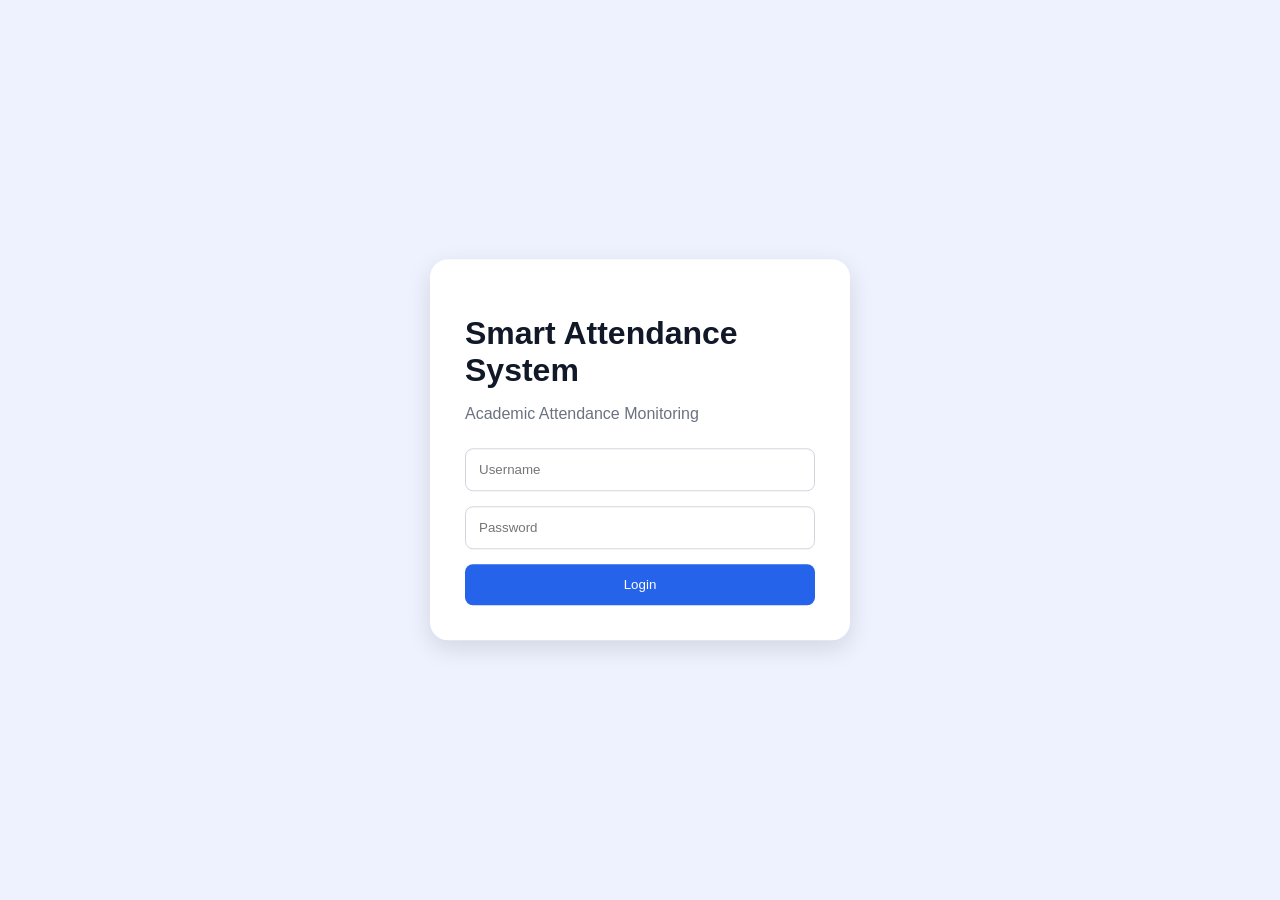
<file: index.html>
<!DOCTYPE html>
<html>
<head>
    <title>Smart Attendance System</title>
    <link rel="stylesheet" href="style.css">
</head>
<body>

<div class="login-box">
    <h1>Smart Attendance System</h1>
    <p>Academic Attendance Monitoring</p>

    <input type="text" placeholder="Username">
    <input type="password" placeholder="Password">

    <button onclick="login()">Login</button>
</div>

<script src="script.js"></script>

</body>
</html>
</file>
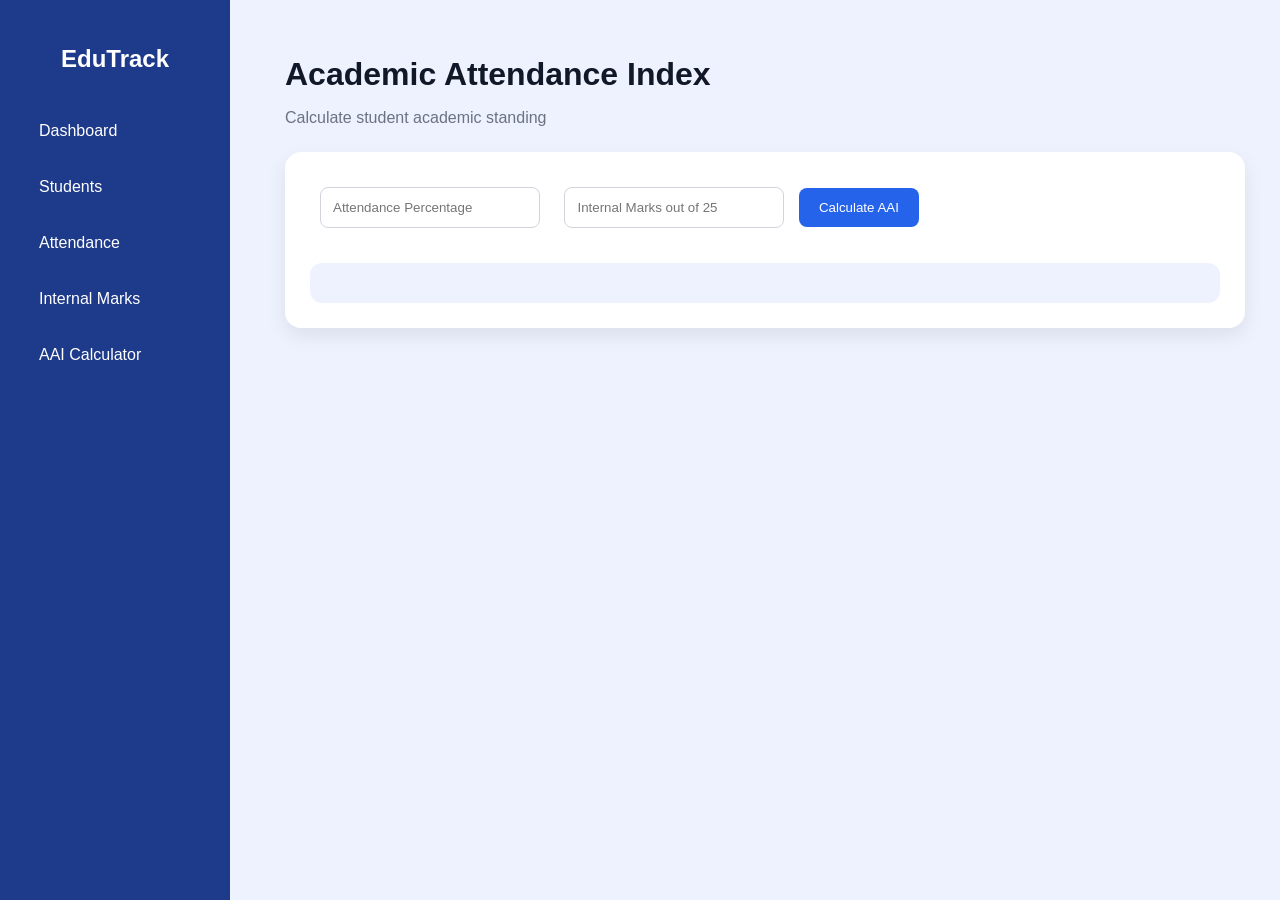
<file: aai.html>
<!DOCTYPE html>
<html>
<head>
  <title>AAI Calculator</title>
  <link rel="stylesheet" href="style.css">
</head>
<body>

<div class="sidebar">
  <h2>EduTrack</h2>
  <a href="dashboard.html">Dashboard</a>
  <a href="students.html">Students</a>
  <a href="attendance.html">Attendance</a>
  <a href="marks.html">Internal Marks</a>
  <a href="aai.html">AAI Calculator</a>
</div>

<div class="main">
  <h1>Academic Attendance Index</h1>
  <p class="subtitle">Calculate student academic standing</p>

  <div class="panel">
    <input type="number" id="attendance" placeholder="Attendance Percentage">
    <input type="number" id="internal" placeholder="Internal Marks out of 25">

    <button onclick="calculateAAI()">Calculate AAI</button>

    <div id="result" class="result-box"></div>
  </div>
</div>

<script>
function calculateAAI() {
  let attendance = Number(document.getElementById("attendance").value);
  let internal = Number(document.getElementById("internal").value);

  let internalPercentage = (internal / 25) * 100;
  let aai = (attendance * 0.65) + (internalPercentage * 0.35);

  let status = "";

  if (aai >= 75) {
    status = "Good Academic Standing";
  } else if (aai >= 60) {
    status = "Academic Warning";
  } else {
    status = "At Risk";
  }

  document.getElementById("result").innerHTML =
    "<h2>AAI Score: " + aai.toFixed(2) + "</h2>" +
    "<p>Status: " + status + "</p>";
}
</script>

</body>
</html>
</file>
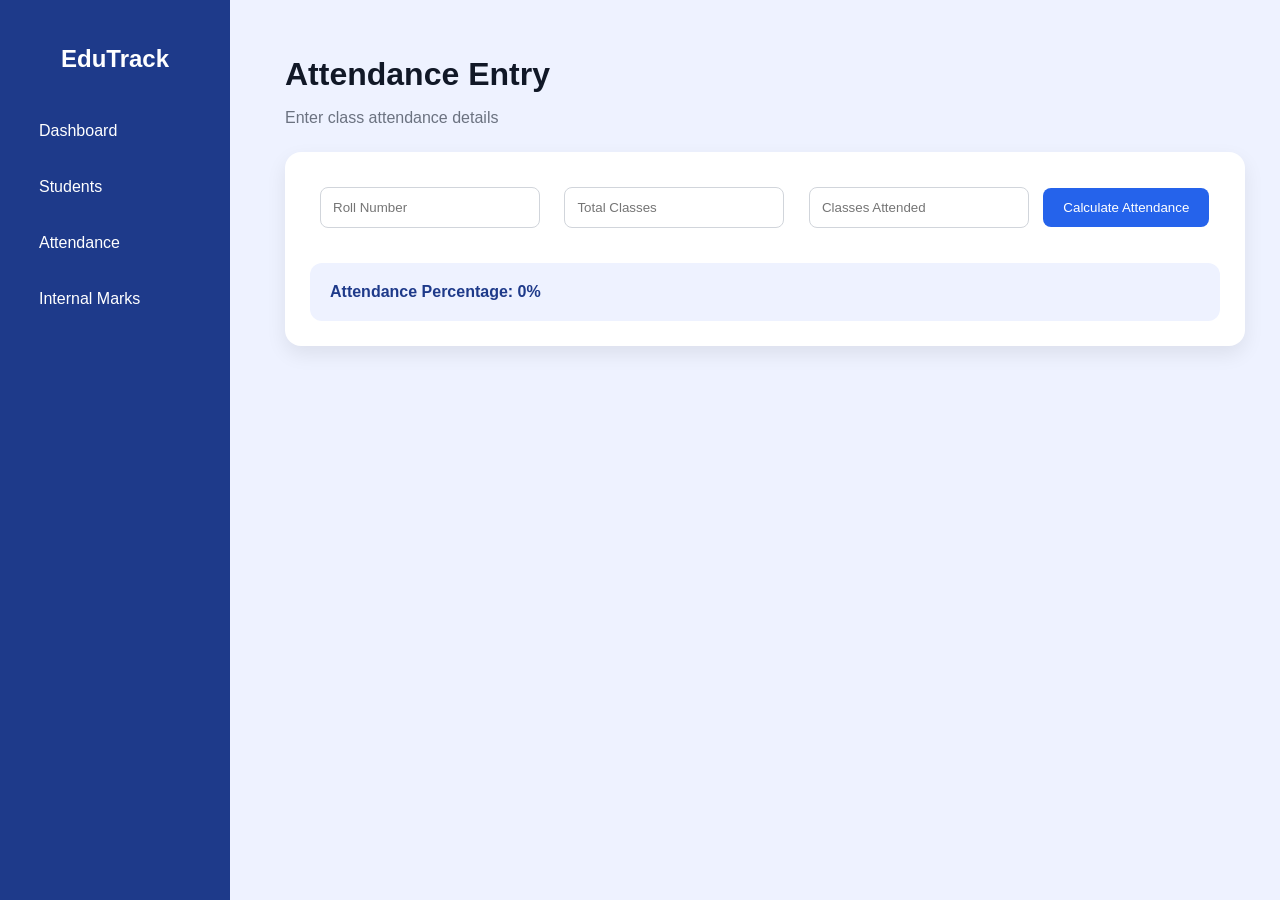
<file: attendance.html>
<!DOCTYPE html>
<html>
<head>
  <title>Attendance Entry</title>
  <link rel="stylesheet" href="style.css">
</head>
<body>

<div class="sidebar">
  <h2>EduTrack</h2>
  <a href="dashboard.html">Dashboard</a>
  <a href="students.html">Students</a>
  <a href="attendance.html">Attendance</a>
  <a href="marks.html">Internal Marks</a>
</div>

<div class="main">
  <h1>Attendance Entry</h1>
  <p class="subtitle">Enter class attendance details</p>

  <div class="panel">
<input type="text" id="rollNumber" placeholder="Roll Number">

<input type="number" id="totalClasses" placeholder="Total Classes">

<input type="number" id="classesAttended" placeholder="Classes Attended">

<button onclick="calculateAttendance()">
    Calculate Attendance
</button>
    <div class="result-box" id="attendanceResult">
    Attendance Percentage: 0%
</div>
  </div>
</div>
<script src="script.js"></script>
</body>
</html>
</file>
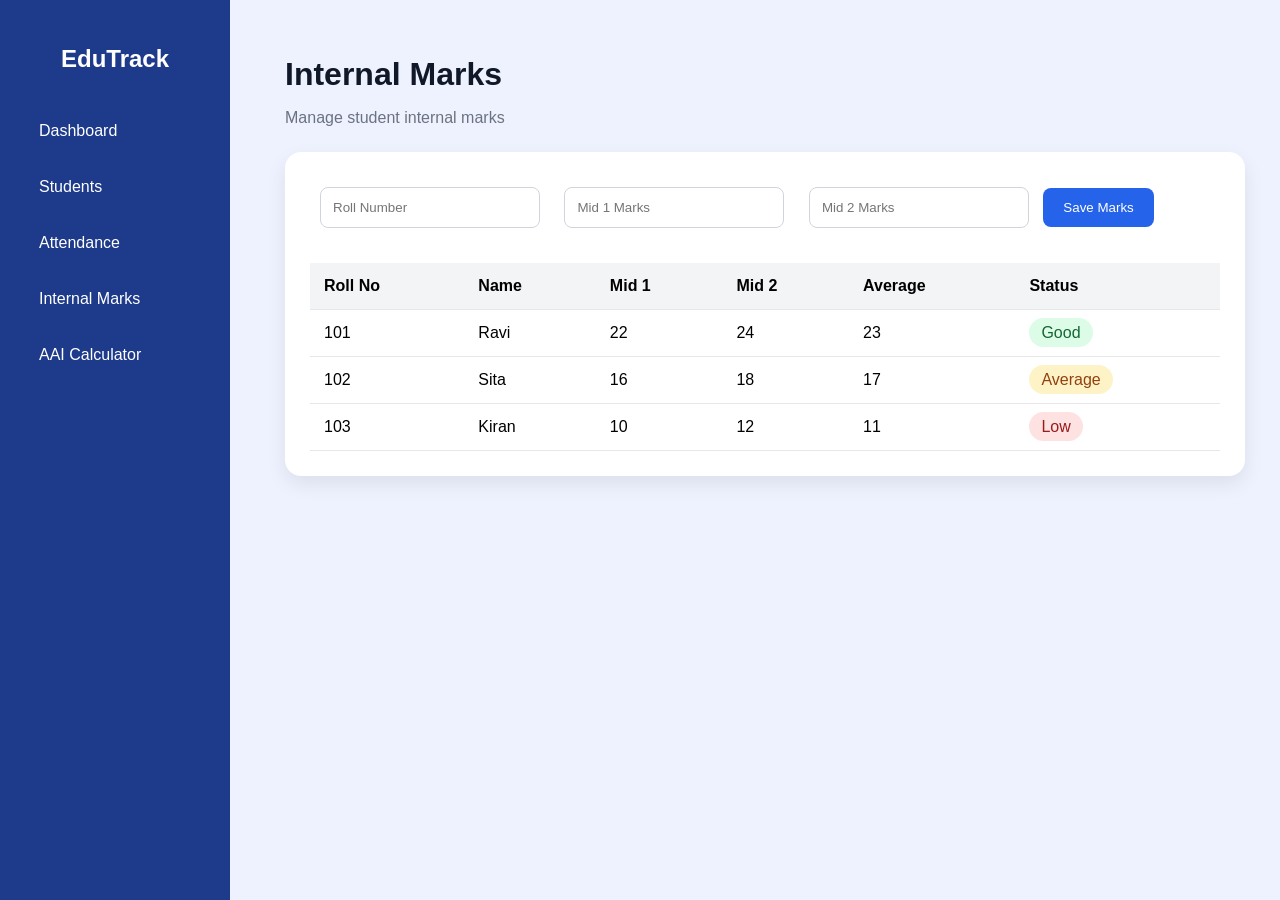
<file: marks.html>
<!DOCTYPE html>
<html>
<head>
  <title>Internal Marks</title>
  <link rel="stylesheet" href="style.css">
</head>
<body>

<div class="sidebar">
  <h2>EduTrack</h2>
  <a href="dashboard.html">Dashboard</a>
  <a href="students.html">Students</a>
  <a href="attendance.html">Attendance</a>
  <a href="marks.html">Internal Marks</a>
  <a href="aai.html">AAI Calculator</a>
</div>

<div class="main">
  <h1>Internal Marks</h1>
  <p class="subtitle">Manage student internal marks</p>

  <div class="panel">
    <input type="text" placeholder="Roll Number">
    <input type="number" placeholder="Mid 1 Marks">
    <input type="number" placeholder="Mid 2 Marks">
    <button>Save Marks</button>

    <table style="margin-top:25px;">
      <tr>
        <th>Roll No</th>
        <th>Name</th>
        <th>Mid 1</th>
        <th>Mid 2</th>
        <th>Average</th>
        <th>Status</th>
      </tr>

      <tr>
        <td>101</td>
        <td>Ravi</td>
        <td>22</td>
        <td>24</td>
        <td>23</td>
        <td><span class="good">Good</span></td>
      </tr>

      <tr>
        <td>102</td>
        <td>Sita</td>
        <td>16</td>
        <td>18</td>
        <td>17</td>
        <td><span class="warning">Average</span></td>
      </tr>

      <tr>
        <td>103</td>
        <td>Kiran</td>
        <td>10</td>
        <td>12</td>
        <td>11</td>
        <td><span class="risk">Low</span></td>
      </tr>
    </table>
  </div>
</div>

</body>
</html>
</file>
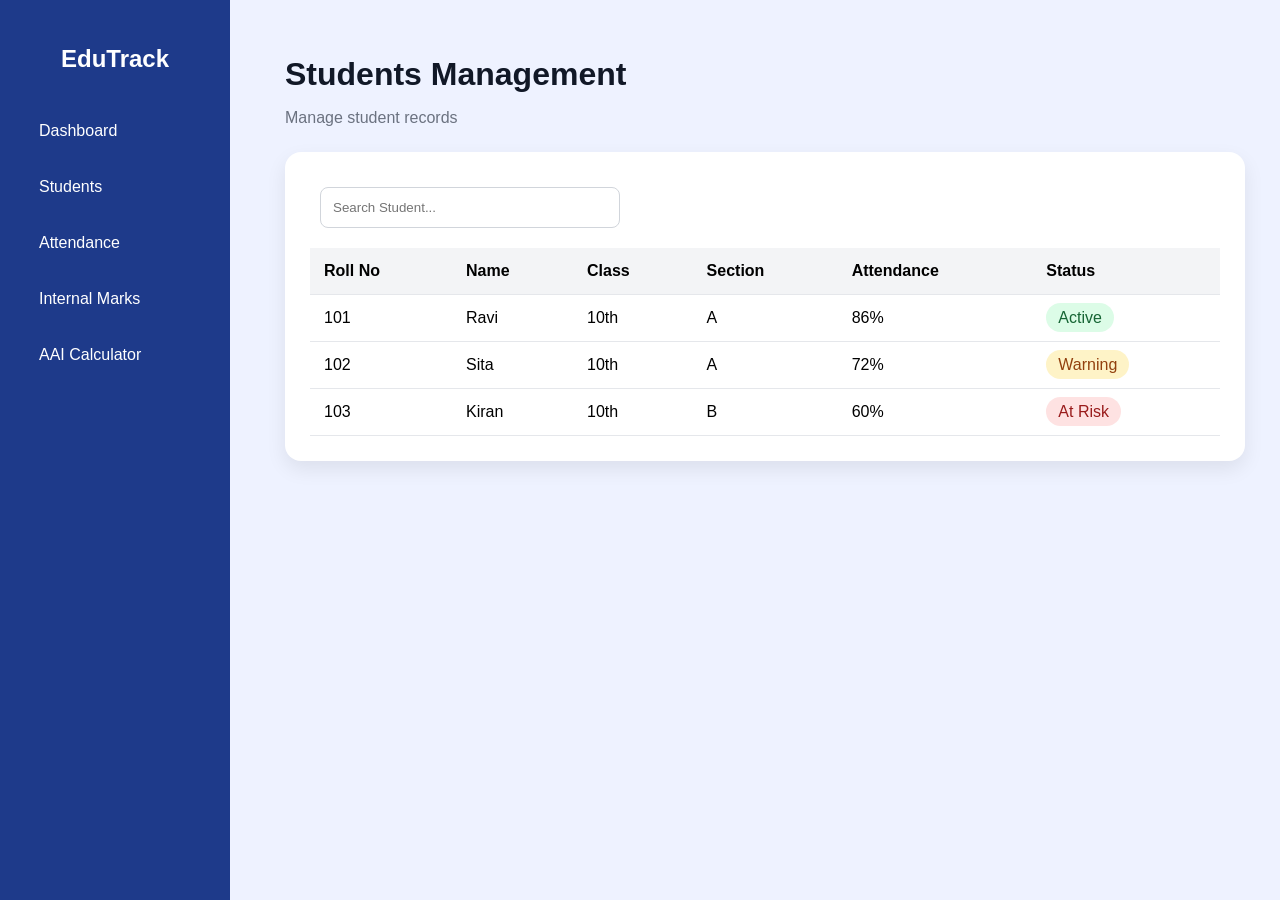
<file: students.html>
<!DOCTYPE html>
<html>
<head>
  <title>Students</title>
  <link rel="stylesheet" href="style.css">
</head>
<body>

<div class="sidebar">
  <h2>EduTrack</h2>
  <a href="dashboard.html">Dashboard</a>
  <a href="students.html">Students</a>
  <a href="attendance.html">Attendance</a>
  <a href="marks.html">Internal Marks</a>
  <a href="aai.html">AAI Calculator</a>
</div>

<div class="main">
  <h1>Students Management</h1>
  <p class="subtitle">Manage student records</p>

  <div class="panel">
    <input type="text" placeholder="Search Student..." style="width:300px;padding:12px;margin-bottom:20px;">

    <table>
      <tr>
        <th>Roll No</th>
        <th>Name</th>
        <th>Class</th>
        <th>Section</th>
        <th>Attendance</th>
        <th>Status</th>
      </tr>

      <tr>
        <td>101</td>
        <td>Ravi</td>
        <td>10th</td>
        <td>A</td>
        <td>86%</td>
        <td><span class="good">Active</span></td>
      </tr>

      <tr>
        <td>102</td>
        <td>Sita</td>
        <td>10th</td>
        <td>A</td>
        <td>72%</td>
        <td><span class="warning">Warning</span></td>
      </tr>

      <tr>
        <td>103</td>
        <td>Kiran</td>
        <td>10th</td>
        <td>B</td>
        <td>60%</td>
        <td><span class="risk">At Risk</span></td>
      </tr>
    </table>
  </div>
</div>

</body>
</html>
</file>
<file: style.css>
* {
  box-sizing: border-box;
}

body {
  margin: 0;
  font-family: Arial, sans-serif;
  background: #eef2ff;
}

.sidebar {
  width: 230px;
  height: 100vh;
  background: #1e3a8a;
  color: white;
  position: fixed;
  padding: 25px;
}

.sidebar h2 {
  text-align: center;
  margin-bottom: 35px;
}

.sidebar a {
  display: block;
  color: white;
  text-decoration: none;
  padding: 14px;
  margin: 10px 0;
  border-radius: 8px;
}

.sidebar a:hover {
  background: #2563eb;
}

.main{
    margin-left: 250px;
    padding: 35px;
    max-width: 1200px;
}

.main h1 {
  margin-bottom: 5px;
  color: #111827;
}

.subtitle {
  color: #6b7280;
  margin-bottom: 25px;
}

.cards{
    display: grid;
    grid-template-columns: repeat(2, 1fr);
    gap: 25px;
    margin-bottom: 30px;
}
.card{
    background: white;
    padding: 25px;
    border-radius: 16px;
    box-shadow: 0 8px 20px rgba(0,0,0,0.08);
    height: 170px;

    display: flex;
    flex-direction: column;
    justify-content: center;
}
.card h3{
    color: #6b7280;
    font-size: 22px;
    margin-bottom: 20px;
}

.card p{
    font-size: 36px;
    font-weight: bold;
    color: #1e3a8a;
    margin: 10px 0 0 0;
}
.panel{
    background: white;
    padding: 25px;
    border-radius: 16px;
    box-shadow: 0 8px 20px rgba(0,0,0,0.08);
    width: 100%;
}

table {
  width: 100%;
  border-collapse: collapse;
}

th, td {
  padding: 14px;
  border-bottom: 1px solid #e5e7eb;
  text-align: left;
}

th {
  background: #f3f4f6;
}

.good {
  background: #dcfce7;
  color: #166534;
  padding: 6px 12px;
  border-radius: 20px;
}

.warning {
  background: #fef3c7;
  color: #92400e;
  padding: 6px 12px;
  border-radius: 20px;
}

.risk {
  background: #fee2e2;
  color: #991b1b;
  padding: 6px 12px;
  border-radius: 20px;
}
.panel input{
  width: 220px;
  padding: 12px;
  margin: 10px;
  border: 1px solid #d1d5db;
  border-radius: 8px;
}

.panel button{
  padding: 12px 20px;
  background: #2563eb;
  color: white;
  border: none;
  border-radius: 8px;
  cursor: pointer;
}

.panel button:hover{
  background: #1d4ed8;
}
.result-box {
  margin-top: 25px;
  padding: 20px;
  background: #eef2ff;
  border-radius: 12px;
  color: #1e3a8a;
  font-weight: bold;
}
@media (max-width: 768px) {

    .sidebar{
        width: 100%;
        height: auto;
        position: relative;
    }

    .main{
        margin-left: 0;
        padding: 20px;
    }

    .cards{
        grid-template-columns: 1fr;
    }

    table{
        display: block;
        overflow-x: auto;
    }

    input{
        width: 100%;
        margin-bottom: 10px;
    }

    button{
        width: 100%;
    }
}
.login-box{
    width: 420px;
    background: white;
    padding: 35px;
    border-radius: 18px;
    box-shadow: 0 8px 25px rgba(0,0,0,0.12);
    position: absolute;
    top: 50%;
    left: 50%;
    transform: translate(-50%, -50%);
}

.login-box h1{
    color: #111827;
    margin-bottom: 10px;
}

.login-box p{
    color: #6b7280;
    margin-bottom: 25px;
}

.login-box input{
    width: 100%;
    padding: 13px;
    margin-bottom: 15px;
    border: 1px solid #d1d5db;
    border-radius: 8px;
    box-sizing: border-box;
}

.login-box button{
    width: 100%;
    padding: 13px;
    background: #2563eb;
    color: white;
    border: none;
    border-radius: 8px;
    cursor: pointer;
}
</file>
